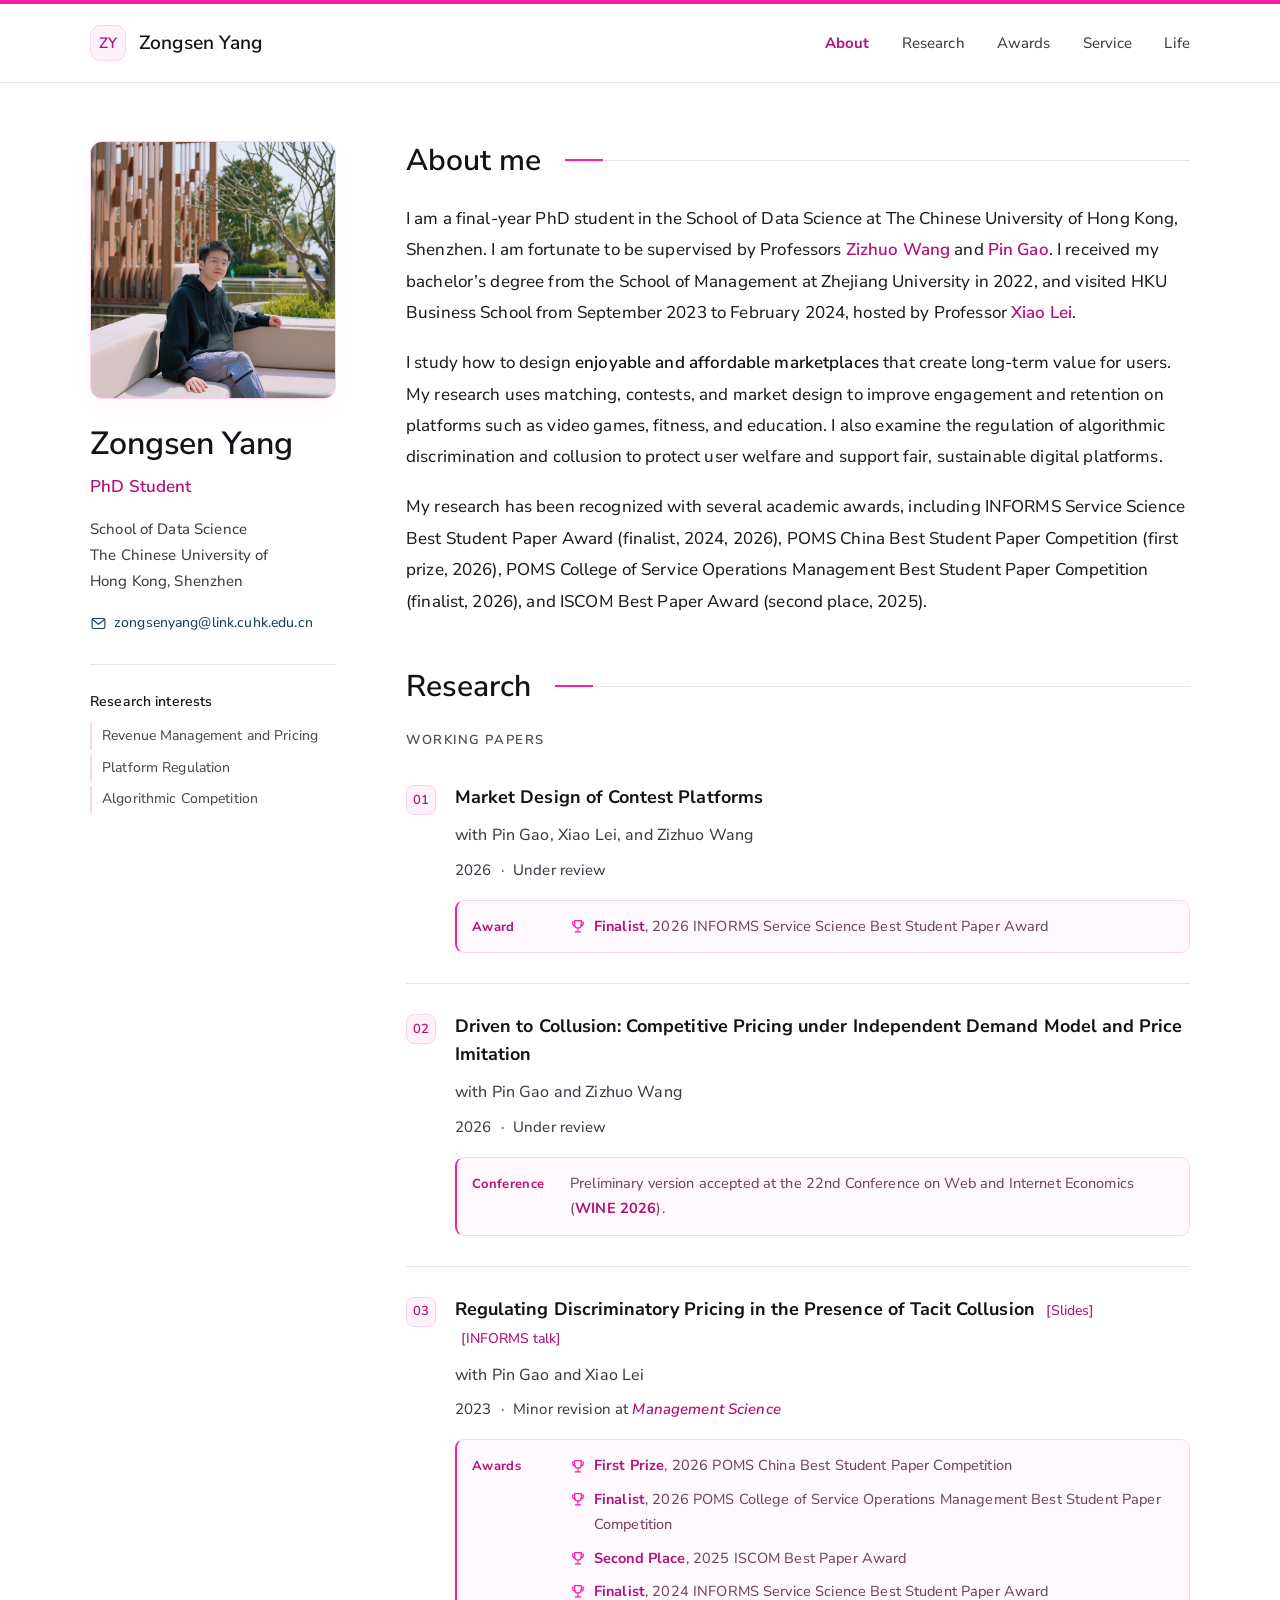
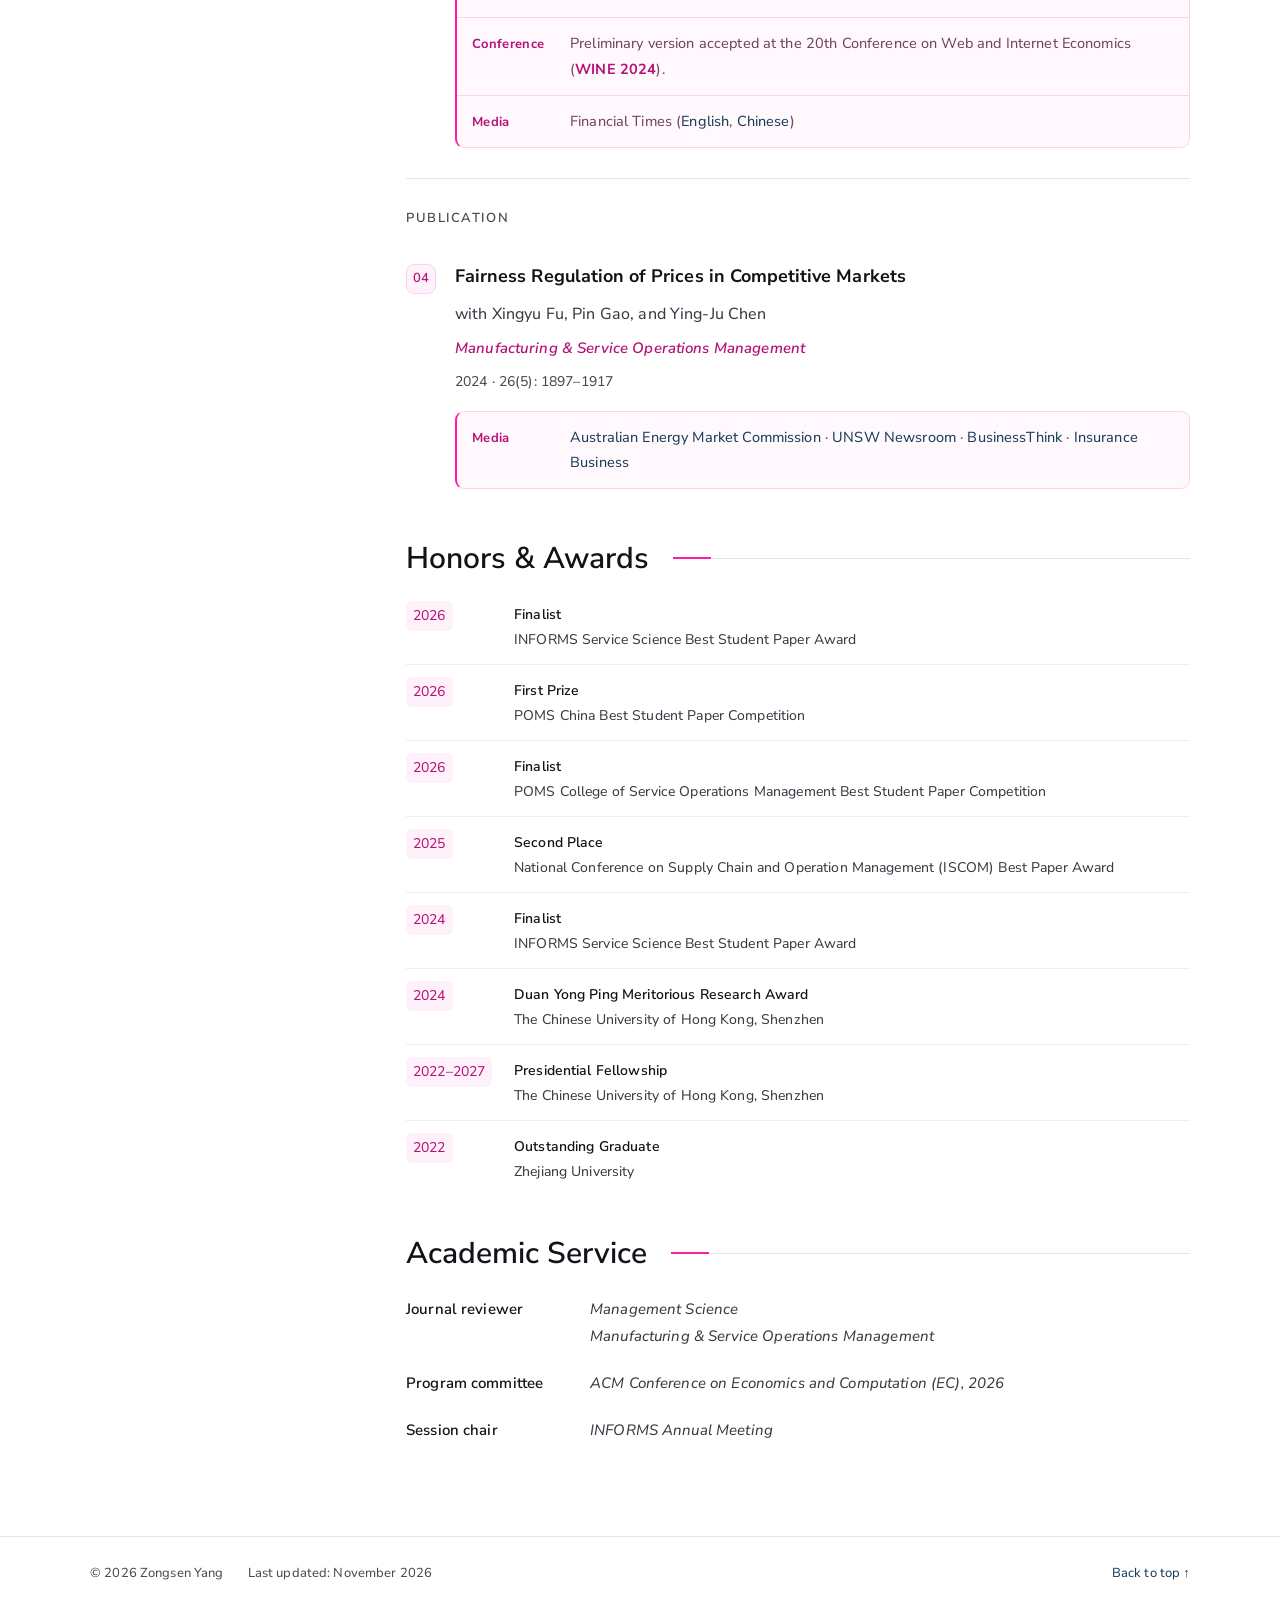
<file: index.html>
<!doctype html>
<html lang="en">
<head>
  <meta charset="utf-8">
  <meta name="viewport" content="width=device-width, initial-scale=1">
  <meta name="description" content="Zongsen Yang is a PhD student at CUHK-Shenzhen researching revenue management and pricing, platform regulation, and algorithmic competition.">
  <meta name="theme-color" content="#fff1fa">
  <title>Zongsen Yang</title>
  <link rel="icon" type="image/svg+xml" href="data:image/svg+xml,%3Csvg xmlns='http://www.w3.org/2000/svg' viewBox='0 0 64 64'%3E%3Crect width='64' height='64' rx='14' fill='%23fff1fa'/%3E%3Crect x='1' y='1' width='62' height='62' rx='13' fill='none' stroke='%23FB1DA8' stroke-width='2'/%3E%3Ctext x='32' y='43' text-anchor='middle' font-family='Arial,sans-serif' font-size='30' fill='%23b51278'%3EZY%3C/text%3E%3C/svg%3E">
  <link rel="preload" href="assets/fonts/nunitosans-normal-latin.woff2" as="font" type="font/woff2" crossorigin>
  <link rel="stylesheet" href="assets/fonts.css">
  <link rel="stylesheet" href="assets/styles.css?v=20260916-academic-4">
  <script src="assets/main.js?v=20260916-life-2" defer></script>
  <script src="assets/visitor-stats.js?v=20261124-1" defer></script>
</head>
<body id="top" data-font="nunito">
  <a class="skip-link" href="#main">Skip to content</a>
  <header class="site-header">
    <div class="header-inner">
      <a class="wordmark" href="#top" aria-label="Zongsen Yang, back to top"><span class="monogram" aria-hidden="true">ZY</span><span>Zongsen Yang</span></a>
      <nav aria-label="Main navigation">
        <a href="#about" aria-current="location">About</a>
        <a href="#research">Research</a>
        <a href="#awards">Awards</a>
        <a href="#service">Service</a>
        <a href="life.html">Life</a>
      </nav>
    </div>
  </header>

  <!-- Font comparison is shown locally, or with ?preview=fonts. -->
  <section class="font-preview" id="font-preview" lang="zh-CN" hidden aria-label="字体方案预览">
    <details>
      <summary><span>字体预览</span><span class="font-current" id="font-current">J · 柔和圆润</span></summary>
      <p class="font-intro">主页现采用 J · Nunito Sans。新增 K–M 三组更圆润的字体，点击样张可在整页预览；建议先试 K · Nunito。</p>
      <fieldset class="font-options font-options-new">
        <legend>更圆润 · 新增三组</legend>
        <label class="font-card font-nunito-rounded">
          <input type="radio" name="font-choice" value="nunito-rounded">
          <span class="font-card-label">K · 柔圆书写 <span class="font-recommendation">推荐</span></span>
          <span class="font-sample-name">Zongsen Yang</span>
          <span class="font-sample-body">Market design &amp; digital platforms.<br>Research that creates long-term value.</span>
          <span class="font-family-label">Nunito · 笔画末端更圆，兼顾正文阅读</span>
        </label>
        <label class="font-card font-quicksand">
          <input type="radio" name="font-choice" value="quicksand">
          <span class="font-card-label">L · 圆润几何</span>
          <span class="font-sample-name">Zongsen Yang</span>
          <span class="font-sample-body">Market design &amp; digital platforms.<br>Research that creates long-term value.</span>
          <span class="font-family-label">Quicksand · 圆形感更强，轻松而舒展</span>
        </label>
        <label class="font-card font-mplus-rounded">
          <input type="radio" name="font-choice" value="mplus-rounded">
          <span class="font-card-label">M · 饱满圆体</span>
          <span class="font-sample-name">Zongsen Yang</span>
          <span class="font-sample-body">Market design &amp; digital platforms.<br>Research that creates long-term value.</span>
          <span class="font-family-label">M PLUS Rounded 1c · 圆角鲜明，笔画饱满</span>
        </label>
      </fieldset>
      <fieldset class="font-options font-options-new">
        <legend>无衬线 · 清晰、饱满、圆润</legend>
        <label class="font-card font-inter">
          <input type="radio" name="font-choice" value="inter">
          <span class="font-card-label">H · 清晰无衬线</span>
          <span class="font-sample-name">Zongsen Yang</span>
          <span class="font-sample-body">Market design &amp; digital platforms.<br>Research that creates long-term value.</span>
          <span class="font-family-label">Inter · 清晰利落，阅读感轻快</span>
        </label>
        <label class="font-card font-manrope">
          <input type="radio" name="font-choice" value="manrope">
          <span class="font-card-label">I · 饱满几何</span>
          <span class="font-sample-name">Zongsen Yang</span>
          <span class="font-sample-body">Market design &amp; digital platforms.<br>Research that creates long-term value.</span>
          <span class="font-family-label">Manrope · 字形宽展，现代感更强</span>
        </label>
        <label class="font-card font-nunito">
          <input type="radio" name="font-choice" value="nunito" checked>
          <span class="font-card-label">J · 柔和圆润 <span class="font-recommendation">主页默认</span></span>
          <span class="font-sample-name">Zongsen Yang</span>
          <span class="font-sample-body">Market design &amp; digital platforms.<br>Research that creates long-term value.</span>
          <span class="font-family-label">Nunito Sans · 丰满柔和，更有亲和力</span>
        </label>
      </fieldset>
      <fieldset class="font-options font-options-new">
        <legend>衬线 · 古典、印刷、书卷</legend>
        <label class="font-card font-garamond">
          <input type="radio" name="font-choice" value="garamond">
          <span class="font-card-label">E · 古典书卷</span>
          <span class="font-sample-name">Zongsen Yang</span>
          <span class="font-sample-body">Market design &amp; digital platforms.<br>Research that creates long-term value.</span>
          <span class="font-family-label">EB Garamond · 精致轻盈，书籍感更强</span>
        </label>
        <label class="font-card font-baskerville">
          <input type="radio" name="font-choice" value="baskerville">
          <span class="font-card-label">F · 稳重印刷</span>
          <span class="font-sample-name">Zongsen Yang</span>
          <span class="font-sample-body">Market design &amp; digital platforms.<br>Research that creates long-term value.</span>
          <span class="font-family-label">Libre Baskerville · 厚实端正，庄重沉稳</span>
        </label>
        <label class="font-card font-lora">
          <input type="radio" name="font-choice" value="lora">
          <span class="font-card-label">G · 饱满衬线</span>
          <span class="font-sample-name">Zongsen Yang</span>
          <span class="font-sample-body">Market design &amp; digital platforms.<br>Research that creates long-term value.</span>
          <span class="font-family-label">Lora · 圆润饱满，兼有书卷气息</span>
        </label>
      </fieldset>
      <details class="original-fonts">
        <summary>展开原来的 A–D 四组字体</summary>
        <fieldset class="font-options">
        <legend class="visually-hidden">选择主页字体</legend>
        <label class="font-card font-classic">
          <input type="radio" name="font-choice" value="classic">
          <span class="font-card-label">A · 经典学术</span>
          <span class="font-sample-name">Zongsen Yang</span>
          <span class="font-sample-body">Market design &amp; digital platforms.<br>Research that creates long-term value.</span>
          <span class="font-family-label">Georgia 标题 + Arial 正文</span>
        </label>
        <label class="font-card font-book">
          <input type="radio" name="font-choice" value="book">
          <span class="font-card-label">B · 书卷风格</span>
          <span class="font-sample-name">Zongsen Yang</span>
          <span class="font-sample-body">Market design &amp; digital platforms.<br>Research that creates long-term value.</span>
          <span class="font-family-label">Palatino 标题与正文</span>
        </label>
        <label class="font-card font-paper">
          <input type="radio" name="font-choice" value="paper">
          <span class="font-card-label">C · 论文风格</span>
          <span class="font-sample-name">Zongsen Yang</span>
          <span class="font-sample-body">Market design &amp; digital platforms.<br>Research that creates long-term value.</span>
          <span class="font-family-label">Times New Roman 标题与正文</span>
        </label>
        <label class="font-card font-modern">
          <input type="radio" name="font-choice" value="modern">
          <span class="font-card-label">D · 现代简洁</span>
          <span class="font-sample-name">Zongsen Yang</span>
          <span class="font-sample-body">Market design &amp; digital platforms.<br>Research that creates long-term value.</span>
          <span class="font-family-label">Segoe UI 标题与正文</span>
        </label>
        </fieldset>
      </details>
      <p class="font-footnote">E–M 字体已随网页保存，无需预装，也可离线显示。这里的切换仅影响本机预览，主页默认使用 J · Nunito Sans。</p>
    </details>
  </section>

  <div class="page-layout">
    <aside class="profile" aria-label="Profile and contact information">
      <img class="portrait" src="assets/zongsen-yang.jpg" width="1248" height="860" alt="Zongsen Yang seated outdoors on campus" fetchpriority="high">
      <div class="profile-details">
        <h1>Zongsen Yang</h1>
        <p class="role">PhD Student</p>
        <p class="affiliation">School of Data Science<br>The Chinese University of<br class="desktop-break"> Hong Kong, Shenzhen</p>
        <a class="email-link" href="mailto:zongsenyang@link.cuhk.edu.cn"><svg aria-hidden="true" viewBox="0 0 24 24" fill="none" stroke="currentColor" stroke-width="1.6"><rect x="3" y="5" width="18" height="14" rx="2"/><path d="m3 6 9 7 9-7"/></svg><span>zongsenyang@link.cuhk.edu.cn</span></a>
        <div class="interests">
          <h2>Research interests</h2>
          <ul><li>Revenue Management and Pricing</li><li>Platform Regulation</li><li>Algorithmic Competition</li></ul>
        </div>
      </div>
    </aside>

    <main id="main">
      <!-- ABOUT: Update your position and biography here. -->
      <section id="about" class="section about-section" aria-labelledby="about-title">
        <div class="section-heading"><h2 id="about-title">About me</h2><span class="section-rule" aria-hidden="true"></span></div>
        <p>I am a final-year PhD student in the School of Data Science at The Chinese University of Hong Kong, Shenzhen. I am fortunate to be supervised by Professors <a class="mentor-link" href="https://mypage.cuhk.edu.cn/academics/wangzizhuo/">Zizhuo Wang</a> and <a class="mentor-link" href="https://sites.google.com/view/pin-gao/publications">Pin Gao</a>. I received my bachelor’s degree from the School of Management at Zhejiang University in 2022, and visited HKU Business School from September 2023 to February 2024, hosted by Professor <a class="mentor-link" href="https://xiao-lei.org/">Xiao Lei</a>.</p>
        <p>I study how to design <strong>enjoyable and affordable marketplaces</strong> that create long-term value for users. My research uses matching, contests, and market design to improve engagement and retention on platforms such as video games, fitness, and education. I also examine the regulation of algorithmic discrimination and collusion to protect user welfare and support fair, sustainable digital platforms.</p>
        <p>My research has been recognized with several academic awards, including INFORMS Service Science Best Student Paper Award (finalist, 2024, 2026), POMS China Best Student Paper Competition (first prize, 2026), POMS College of Service Operations Management Best Student Paper Competition (finalist, 2026), and ISCOM Best Paper Award (second place, 2025).</p>
      </section>

      <!-- RESEARCH: Keep paper status, collaborators, and links current. -->
      <section id="research" class="section" aria-labelledby="research-title">
        <div class="section-heading"><h2 id="research-title">Research</h2><span class="section-rule" aria-hidden="true"></span></div>
        <h3 class="group-label">Working papers</h3>
        <div class="paper-list">
          <article class="paper">
            <span class="paper-index" aria-hidden="true">01</span>
            <div class="paper-body">
              <h4><a href="https://papers.ssrn.com/sol3/papers.cfm?abstract_id=7727918">Market Design of Contest Platforms</a></h4>
              <p class="authors">with Pin Gao, Xiao Lei, and Zizhuo Wang</p>
              <p class="publication-status">2026 <span aria-hidden="true">·</span> Under review</p>
              <div class="paper-highlights">
                <div class="paper-highlight">
                  <span class="highlight-label">Award</span>
                  <p class="award-entry"><svg class="award-icon" viewBox="0 0 24 24" fill="none" stroke="currentColor" stroke-width="1.8" stroke-linecap="round" stroke-linejoin="round" aria-hidden="true" focusable="false"><path d="M8 21h8m-4-6v6M7 4h10v6a5 5 0 0 1-10 0V4Z"/><path d="M7 6H4v2a4 4 0 0 0 4 4m9-6h3v2a4 4 0 0 1-4 4"/></svg><strong>Finalist</strong>, 2026 INFORMS Service Science Best Student Paper Award</p>
                </div>
              </div>
            </div>
          </article>
          <article class="paper">
            <span class="paper-index" aria-hidden="true">02</span>
            <div class="paper-body">
              <h4><a href="https://papers.ssrn.com/sol3/papers.cfm?abstract_id=6197578">Driven to Collusion: Competitive Pricing under Independent Demand Model and Price Imitation</a></h4>
              <p class="authors">with Pin Gao and Zizhuo Wang</p>
              <p class="publication-status">2026 <span aria-hidden="true">·</span> Under review</p>
              <div class="paper-highlights">
                <div class="paper-highlight paper-conference">
                  <span class="highlight-label">Conference</span>
                  <p>Preliminary version accepted at the 22nd Conference on Web and Internet Economics (<strong>WINE 2026</strong>).</p>
                </div>
              </div>
            </div>
          </article>
          <article class="paper">
            <span class="paper-index" aria-hidden="true">03</span>
            <div class="paper-body">
              <h4><a href="https://papers.ssrn.com/sol3/papers.cfm?abstract_id=4633784">Regulating Discriminatory Pricing in the Presence of Tacit Collusion</a> <span class="paper-resources"><a href="https://drive.google.com/file/d/1VxKU_XKk7XiQfKickqRhm1qVpkwpCSpm/view?usp=drive_link">[Slides]</a> <a href="https://youtu.be/MTsT7r1iTKk?si=Ylhz61lchjas0Jeq">[INFORMS talk]</a></span></h4>
              <p class="authors">with Pin Gao and Xiao Lei</p>
              <p class="publication-status">2023 <span aria-hidden="true">·</span> Minor revision at <em class="journal">Management Science</em></p>
              <div class="paper-highlights">
                <div class="paper-highlight">
                  <span class="highlight-label">Awards</span>
                  <ul class="recognition-list">
                    <li class="award-entry"><svg class="award-icon" viewBox="0 0 24 24" fill="none" stroke="currentColor" stroke-width="1.8" stroke-linecap="round" stroke-linejoin="round" aria-hidden="true" focusable="false"><path d="M8 21h8m-4-6v6M7 4h10v6a5 5 0 0 1-10 0V4Z"/><path d="M7 6H4v2a4 4 0 0 0 4 4m9-6h3v2a4 4 0 0 1-4 4"/></svg><strong>First Prize</strong>, 2026 POMS China Best Student Paper Competition</li>
                    <li class="award-entry"><svg class="award-icon" viewBox="0 0 24 24" fill="none" stroke="currentColor" stroke-width="1.8" stroke-linecap="round" stroke-linejoin="round" aria-hidden="true" focusable="false"><path d="M8 21h8m-4-6v6M7 4h10v6a5 5 0 0 1-10 0V4Z"/><path d="M7 6H4v2a4 4 0 0 0 4 4m9-6h3v2a4 4 0 0 1-4 4"/></svg><strong>Finalist</strong>, 2026 POMS College of Service Operations Management Best Student Paper Competition</li>
                    <li class="award-entry"><svg class="award-icon" viewBox="0 0 24 24" fill="none" stroke="currentColor" stroke-width="1.8" stroke-linecap="round" stroke-linejoin="round" aria-hidden="true" focusable="false"><path d="M8 21h8m-4-6v6M7 4h10v6a5 5 0 0 1-10 0V4Z"/><path d="M7 6H4v2a4 4 0 0 0 4 4m9-6h3v2a4 4 0 0 1-4 4"/></svg><strong>Second Place</strong>, 2025 ISCOM Best Paper Award</li>
                    <li class="award-entry"><svg class="award-icon" viewBox="0 0 24 24" fill="none" stroke="currentColor" stroke-width="1.8" stroke-linecap="round" stroke-linejoin="round" aria-hidden="true" focusable="false"><path d="M8 21h8m-4-6v6M7 4h10v6a5 5 0 0 1-10 0V4Z"/><path d="M7 6H4v2a4 4 0 0 0 4 4m9-6h3v2a4 4 0 0 1-4 4"/></svg><strong>Finalist</strong>, 2024 INFORMS Service Science Best Student Paper Award</li>
                  </ul>
                </div>
                <div class="paper-highlight paper-conference">
                  <span class="highlight-label">Conference</span>
                  <p>Preliminary version accepted at the 20th Conference on Web and Internet Economics (<strong>WINE 2024</strong>).</p>
                </div>
                <div class="paper-highlight paper-media">
                  <span class="highlight-label">Media</span>
                  <p>Financial Times (<a href="https://www.hkubs.hku.hk/research/thought-leadership/ft-chinese-column/the-dark-side-of-algorithm-from-big-data-driven-price-discrimination-to-tacit-collusion/">English</a>, <a href="https://www.ftchinese.com/story/001104103">Chinese</a>)</p>
                </div>
              </div>
            </div>
          </article>
        </div>

        <h3 class="group-label publication-label">Publication</h3>
        <article class="paper published-paper">
          <span class="paper-index" aria-hidden="true">04</span>
          <div class="paper-body">
            <h4><a href="https://pubsonline.informs.org/doi/10.1287/msom.2022.0552">Fairness Regulation of Prices in Competitive Markets</a></h4>
            <p class="authors">with Xingyu Fu, Pin Gao, and Ying-Ju Chen</p>
            <p class="publication-status journal"><em>Manufacturing &amp; Service Operations Management</em></p>
            <p class="paper-note">2024 · 26(5): 1897–1917</p>
            <div class="paper-highlights">
              <div class="paper-highlight paper-media">
                <span class="highlight-label">Media</span>
                <p><a href="https://www.aemc.gov.au/sites/default/files/2026-06/final_report.pdf">Australian Energy Market Commission</a><span aria-hidden="true"> · </span><a href="https://www.unsw.edu.au/newsroom/news/2024/09/how-banning-loyalty-penalties-can-help---or-hurt---consumers">UNSW Newsroom</a><span aria-hidden="true"> · </span><a href="https://www.businessthink.unsw.edu.au/articles/loyalty-penalty-regulations-market-competition-impact">BusinessThink</a><span aria-hidden="true"> · </span><a href="https://www.insurancebusinessmag.com/au/news/breaking-news/banning-loyalty-penalties-in-insurance-could-backfire-expert-warns-505239.aspx">Insurance Business</a></p>
              </div>
            </div>
          </div>
        </article>
      </section>

      <!-- AWARDS: Entries are transcribed from the existing homepage. -->
      <section id="awards" class="section" aria-labelledby="awards-title">
        <div class="section-heading"><h2 id="awards-title">Honors &amp; Awards</h2><span class="section-rule" aria-hidden="true"></span></div>
        <ul class="award-list">
          <li><span class="award-year">2026</span><p><strong>Finalist</strong><br>INFORMS Service Science Best Student Paper Award</p></li>
          <li><span class="award-year">2026</span><p><strong>First Prize</strong><br>POMS China Best Student Paper Competition</p></li>
          <li><span class="award-year">2026</span><p><strong>Finalist</strong><br>POMS College of Service Operations Management Best Student Paper Competition</p></li>
          <li><span class="award-year">2025</span><p><strong>Second Place</strong><br>National Conference on Supply Chain and Operation Management (ISCOM) Best Paper Award</p></li>
          <li><span class="award-year">2024</span><p><strong>Finalist</strong><br>INFORMS Service Science Best Student Paper Award</p></li>
          <li><span class="award-year">2024</span><p><strong>Duan Yong Ping Meritorious Research Award</strong><br>The Chinese University of Hong Kong, Shenzhen</p></li>
          <li><span class="award-year">2022–2027</span><p><strong>Presidential Fellowship</strong><br>The Chinese University of Hong Kong, Shenzhen</p></li>
          <li><span class="award-year">2022</span><p><strong>Outstanding Graduate</strong><br>Zhejiang University</p></li>
        </ul>
      </section>

      <section id="service" class="section" aria-labelledby="service-title">
        <div class="section-heading"><h2 id="service-title">Academic Service</h2><span class="section-rule" aria-hidden="true"></span></div>
        <dl class="service-list">
          <div><dt>Journal reviewer</dt><dd>Management Science<br>Manufacturing &amp; Service Operations Management</dd></div>
          <div><dt>Program committee</dt><dd>ACM Conference on Economics and Computation (EC), 2026</dd></div>
          <div><dt>Session chair</dt><dd>INFORMS Annual Meeting</dd></div>
        </dl>
      </section>
    </main>
  </div>

  <footer class="site-footer"><div><span>© 2026 Zongsen Yang</span><span>Last updated: November 2026</span><a href="#top">Back to top <span aria-hidden="true">↑</span></a></div></footer>
</body>
</html>
</file>
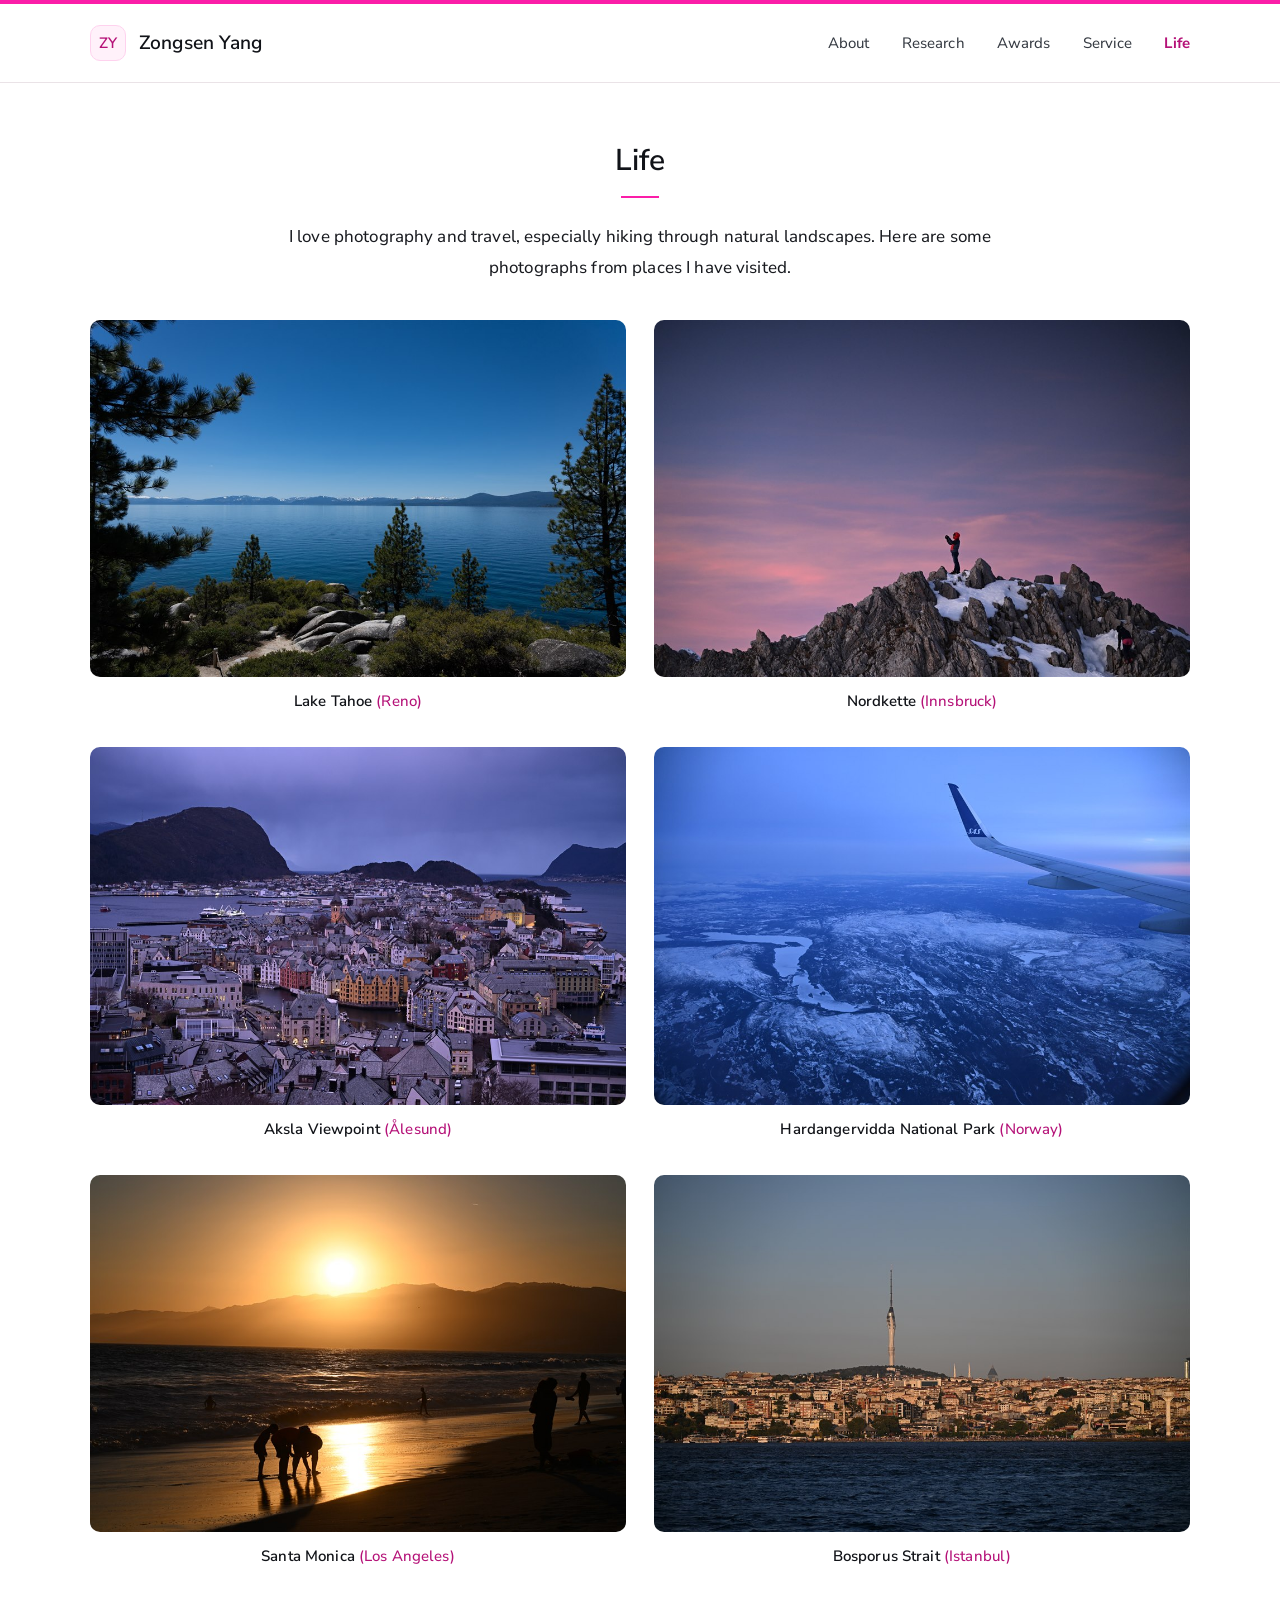
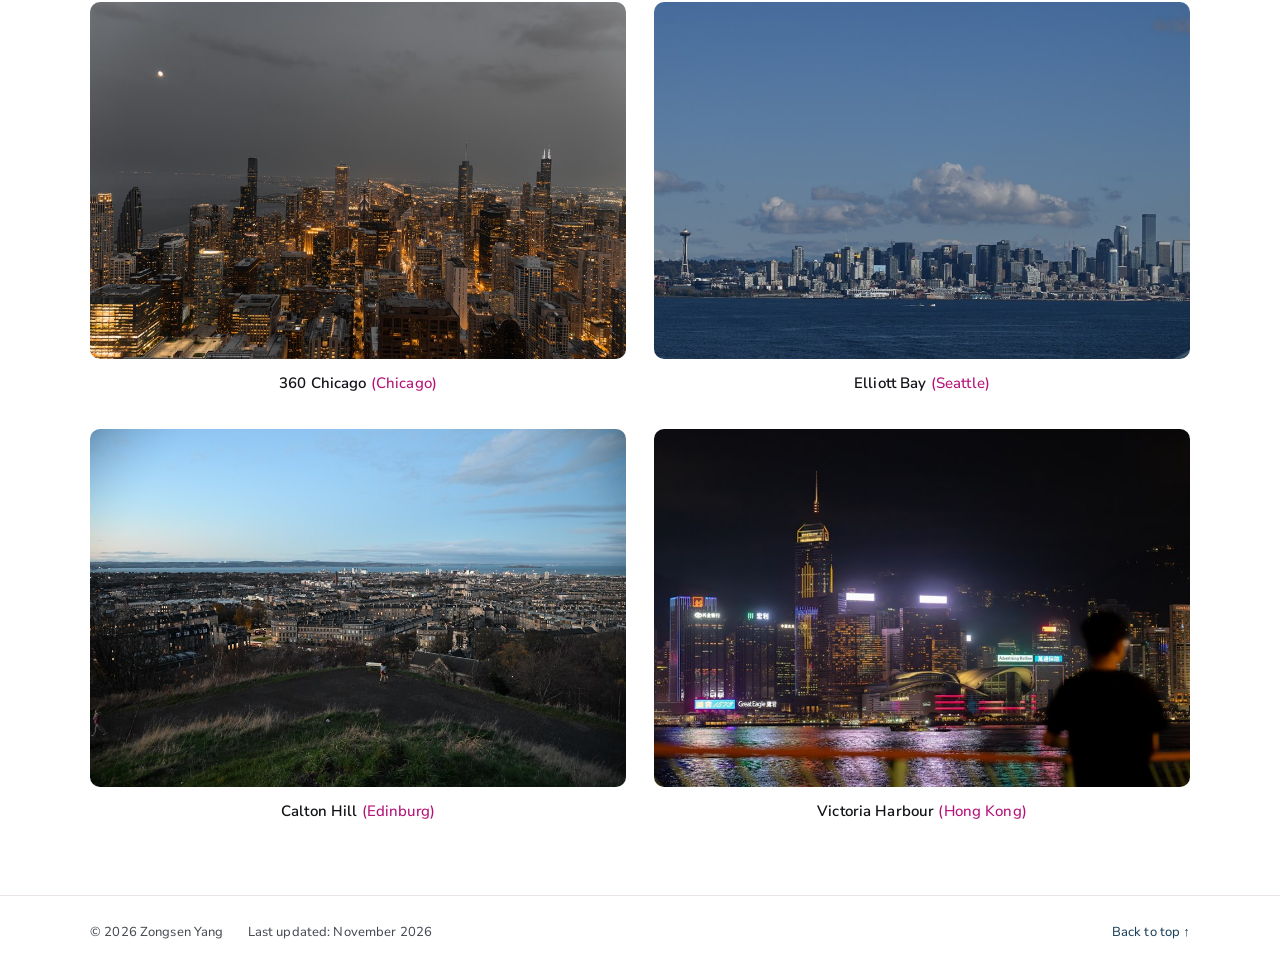
<file: life.html>
<!doctype html>
<html lang="en">
<head>
  <meta charset="utf-8">
  <meta name="viewport" content="width=device-width, initial-scale=1">
  <meta name="description" content="Photography and travels by Zongsen Yang: a collection of landscapes and places I have visited.">
  <meta name="theme-color" content="#fff1fa">
  <title>Life | Zongsen Yang</title>
  <link rel="icon" type="image/svg+xml" href="data:image/svg+xml,%3Csvg xmlns='http://www.w3.org/2000/svg' viewBox='0 0 64 64'%3E%3Crect width='64' height='64' rx='14' fill='%23fff1fa'/%3E%3Crect x='1' y='1' width='62' height='62' rx='13' fill='none' stroke='%23FB1DA8' stroke-width='2'/%3E%3Ctext x='32' y='43' text-anchor='middle' font-family='Arial,sans-serif' font-size='30' fill='%23b51278'%3EZY%3C/text%3E%3C/svg%3E">
  <link rel="preload" href="assets/fonts/nunitosans-normal-latin.woff2" as="font" type="font/woff2" crossorigin>
  <link rel="stylesheet" href="assets/fonts.css">
  <link rel="stylesheet" href="assets/styles.css?v=20260916-academic-4">
  <script src="assets/main.js?v=20260916-life-2" defer></script>
  <script src="assets/visitor-stats.js?v=20261124-1" defer></script>
</head>
<body id="top" data-font="nunito">
  <a class="skip-link" href="#main">Skip to content</a>
  <header class="site-header">
    <div class="header-inner">
      <a class="wordmark" href="index.html" aria-label="Zongsen Yang, academic homepage"><span class="monogram" aria-hidden="true">ZY</span><span>Zongsen Yang</span></a>
      <nav aria-label="Main navigation">
        <a href="index.html#about">About</a>
        <a href="index.html#research">Research</a>
        <a href="index.html#awards">Awards</a>
        <a href="index.html#service">Service</a>
        <a href="life.html" aria-current="page">Life</a>
      </nav>
    </div>
  </header>

  <main id="main" class="life-layout">
    <div class="section-heading life-heading"><h1>Life</h1><span class="section-rule" aria-hidden="true"></span></div>
    <p class="life-intro">I love photography and travel, especially hiking through natural landscapes. Here are some photographs from places I have visited.</p>

    <div class="photo-gallery" role="group" aria-label="Travel photography">
      <figure class="photo-card">
        <img src="assets/photo/web/LakeTahoe_Reno-1600.jpg" srcset="assets/photo/web/LakeTahoe_Reno-960.jpg 960w, assets/photo/web/LakeTahoe_Reno-1600.jpg 1600w" sizes="(max-width: 560px) calc((100vw - 60px) / 2), (max-width: 850px) calc((100vw - 76px) / 2), (max-width: 1160px) calc((100vw - 88px) / 2), 536px" width="1600" height="1067" fetchpriority="high" decoding="async" alt="Lake Tahoe, Reno">
        <figcaption>Lake Tahoe <span class="photo-city">(Reno)</span></figcaption>
      </figure>
      <figure class="photo-card">
        <img src="assets/photo/web/Nordkette_Innsbruck-1600.jpg" srcset="assets/photo/web/Nordkette_Innsbruck-960.jpg 960w, assets/photo/web/Nordkette_Innsbruck-1600.jpg 1600w" sizes="(max-width: 560px) calc((100vw - 60px) / 2), (max-width: 850px) calc((100vw - 76px) / 2), (max-width: 1160px) calc((100vw - 88px) / 2), 536px" width="1600" height="1067" decoding="async" alt="Nordkette, Innsbruck">
        <figcaption>Nordkette <span class="photo-city">(Innsbruck)</span></figcaption>
      </figure>
      <figure class="photo-card">
        <img src="assets/photo/web/AkslaViewpoint_%C3%85lesund-1600.jpg" srcset="assets/photo/web/AkslaViewpoint_%C3%85lesund-960.jpg 960w, assets/photo/web/AkslaViewpoint_%C3%85lesund-1600.jpg 1600w" sizes="(max-width: 560px) calc((100vw - 60px) / 2), (max-width: 850px) calc((100vw - 76px) / 2), (max-width: 1160px) calc((100vw - 88px) / 2), 536px" width="1600" height="1067" loading="lazy" decoding="async" alt="Aksla Viewpoint, Ålesund">
        <figcaption>Aksla Viewpoint <span class="photo-city">(Ålesund)</span></figcaption>
      </figure>
      <figure class="photo-card">
        <img src="assets/photo/web/HardangerviddaNationalPark_Norway-1600.jpg" srcset="assets/photo/web/HardangerviddaNationalPark_Norway-960.jpg 960w, assets/photo/web/HardangerviddaNationalPark_Norway-1600.jpg 1600w" sizes="(max-width: 560px) calc((100vw - 60px) / 2), (max-width: 850px) calc((100vw - 76px) / 2), (max-width: 1160px) calc((100vw - 88px) / 2), 536px" width="1600" height="1067" loading="lazy" decoding="async" alt="Hardangervidda National Park, Norway">
        <figcaption>Hardangervidda National Park <span class="photo-city">(Norway)</span></figcaption>
      </figure>
      <figure class="photo-card">
        <img src="assets/photo/web/SantaMonica_LosAngeles-1600.jpg" srcset="assets/photo/web/SantaMonica_LosAngeles-960.jpg 960w, assets/photo/web/SantaMonica_LosAngeles-1600.jpg 1600w" sizes="(max-width: 560px) calc((100vw - 60px) / 2), (max-width: 850px) calc((100vw - 76px) / 2), (max-width: 1160px) calc((100vw - 88px) / 2), 536px" width="1600" height="1067" loading="lazy" decoding="async" alt="Santa Monica, Los Angeles">
        <figcaption>Santa Monica <span class="photo-city">(Los Angeles)</span></figcaption>
      </figure>
      <figure class="photo-card">
        <img src="assets/photo/web/Bosporus%20Strait_Istanbul-1600.jpg" srcset="assets/photo/web/Bosporus%20Strait_Istanbul-960.jpg 960w, assets/photo/web/Bosporus%20Strait_Istanbul-1600.jpg 1600w" sizes="(max-width: 560px) calc((100vw - 60px) / 2), (max-width: 850px) calc((100vw - 76px) / 2), (max-width: 1160px) calc((100vw - 88px) / 2), 536px" width="1600" height="1067" loading="lazy" decoding="async" alt="Bosporus Strait, Istanbul">
        <figcaption>Bosporus Strait <span class="photo-city">(Istanbul)</span></figcaption>
      </figure>
      <figure class="photo-card">
        <img src="assets/photo/web/360%20Chicago_Chicago-1600.jpg" srcset="assets/photo/web/360%20Chicago_Chicago-960.jpg 960w, assets/photo/web/360%20Chicago_Chicago-1600.jpg 1600w" sizes="(max-width: 560px) calc((100vw - 60px) / 2), (max-width: 850px) calc((100vw - 76px) / 2), (max-width: 1160px) calc((100vw - 88px) / 2), 536px" width="1600" height="1067" loading="lazy" decoding="async" alt="360 Chicago, Chicago">
        <figcaption>360 Chicago <span class="photo-city">(Chicago)</span></figcaption>
      </figure>
      <figure class="photo-card">
        <img src="assets/photo/web/ElliottBay_Seattle-1600.jpg" srcset="assets/photo/web/ElliottBay_Seattle-960.jpg 960w, assets/photo/web/ElliottBay_Seattle-1600.jpg 1600w" sizes="(max-width: 560px) calc((100vw - 60px) / 2), (max-width: 850px) calc((100vw - 76px) / 2), (max-width: 1160px) calc((100vw - 88px) / 2), 536px" width="1600" height="1066" loading="lazy" decoding="async" alt="Elliott Bay, Seattle">
        <figcaption>Elliott Bay <span class="photo-city">(Seattle)</span></figcaption>
      </figure>
      <figure class="photo-card">
        <img src="assets/photo/web/CaltonHill_Edinburg-1600.jpg" srcset="assets/photo/web/CaltonHill_Edinburg-960.jpg 960w, assets/photo/web/CaltonHill_Edinburg-1600.jpg 1600w" sizes="(max-width: 560px) calc((100vw - 60px) / 2), (max-width: 850px) calc((100vw - 76px) / 2), (max-width: 1160px) calc((100vw - 88px) / 2), 536px" width="1600" height="1067" loading="lazy" decoding="async" alt="Calton Hill, Edinburg">
        <figcaption>Calton Hill <span class="photo-city">(Edinburg)</span></figcaption>
      </figure>
      <figure class="photo-card">
        <img src="assets/photo/web/VictoriaHarbour_HongKong-1600.jpg" srcset="assets/photo/web/VictoriaHarbour_HongKong-960.jpg 960w, assets/photo/web/VictoriaHarbour_HongKong-1600.jpg 1600w" sizes="(max-width: 560px) calc((100vw - 60px) / 2), (max-width: 850px) calc((100vw - 76px) / 2), (max-width: 1160px) calc((100vw - 88px) / 2), 536px" width="1600" height="899" loading="lazy" decoding="async" alt="Victoria Harbour, Hong Kong">
        <figcaption>Victoria Harbour <span class="photo-city">(Hong Kong)</span></figcaption>
      </figure>
    </div>
  </main>

  <footer class="site-footer"><div><span>© 2026 Zongsen Yang</span><span>Last updated: November 2026</span><a href="#top">Back to top <span aria-hidden="true">↑</span></a></div></footer>
</body>
</html>
</file>
<file: assets/fonts.css>
/* Self-hosted Latin font subsets. See fonts/SOURCES.json and each OFL license. */
@font-face {
  font-family: 'EB Garamond';
  font-style: italic;
  font-weight: 400 700;
  font-display: swap;
  src: url(fonts/ebgaramond-italic-latin.woff2) format('woff2');
  unicode-range: U+0000-00FF, U+0131, U+0152-0153, U+02BB-02BC, U+02C6, U+02DA, U+02DC, U+0304, U+0308, U+0329, U+2000-206F, U+20AC, U+2122, U+2191, U+2193, U+2212, U+2215, U+FEFF, U+FFFD;
}

@font-face {
  font-family: 'EB Garamond';
  font-style: normal;
  font-weight: 400 700;
  font-display: swap;
  src: url(fonts/ebgaramond-normal-latin.woff2) format('woff2');
  unicode-range: U+0000-00FF, U+0131, U+0152-0153, U+02BB-02BC, U+02C6, U+02DA, U+02DC, U+0304, U+0308, U+0329, U+2000-206F, U+20AC, U+2122, U+2191, U+2193, U+2212, U+2215, U+FEFF, U+FFFD;
}

@font-face {
  font-family: 'Inter';
  font-style: italic;
  font-weight: 400 700;
  font-display: swap;
  src: url(fonts/inter-italic-latin.woff2) format('woff2');
  unicode-range: U+0000-00FF, U+0131, U+0152-0153, U+02BB-02BC, U+02C6, U+02DA, U+02DC, U+0304, U+0308, U+0329, U+2000-206F, U+20AC, U+2122, U+2191, U+2193, U+2212, U+2215, U+FEFF, U+FFFD;
}

@font-face {
  font-family: 'Inter';
  font-style: normal;
  font-weight: 400 700;
  font-display: swap;
  src: url(fonts/inter-normal-latin.woff2) format('woff2');
  unicode-range: U+0000-00FF, U+0131, U+0152-0153, U+02BB-02BC, U+02C6, U+02DA, U+02DC, U+0304, U+0308, U+0329, U+2000-206F, U+20AC, U+2122, U+2191, U+2193, U+2212, U+2215, U+FEFF, U+FFFD;
}

@font-face {
  font-family: 'Libre Baskerville';
  font-style: italic;
  font-weight: 400 700;
  font-display: swap;
  src: url(fonts/librebaskerville-italic-latin.woff2) format('woff2');
  unicode-range: U+0000-00FF, U+0131, U+0152-0153, U+02BB-02BC, U+02C6, U+02DA, U+02DC, U+0304, U+0308, U+0329, U+2000-206F, U+20AC, U+2122, U+2191, U+2193, U+2212, U+2215, U+FEFF, U+FFFD;
}

@font-face {
  font-family: 'Libre Baskerville';
  font-style: normal;
  font-weight: 400 700;
  font-display: swap;
  src: url(fonts/librebaskerville-normal-latin.woff2) format('woff2');
  unicode-range: U+0000-00FF, U+0131, U+0152-0153, U+02BB-02BC, U+02C6, U+02DA, U+02DC, U+0304, U+0308, U+0329, U+2000-206F, U+20AC, U+2122, U+2191, U+2193, U+2212, U+2215, U+FEFF, U+FFFD;
}

@font-face {
  font-family: 'Lora';
  font-style: italic;
  font-weight: 400 700;
  font-display: swap;
  src: url(fonts/lora-italic-latin.woff2) format('woff2');
  unicode-range: U+0000-00FF, U+0131, U+0152-0153, U+02BB-02BC, U+02C6, U+02DA, U+02DC, U+0304, U+0308, U+0329, U+2000-206F, U+20AC, U+2122, U+2191, U+2193, U+2212, U+2215, U+FEFF, U+FFFD;
}

@font-face {
  font-family: 'Lora';
  font-style: normal;
  font-weight: 400 700;
  font-display: swap;
  src: url(fonts/lora-normal-latin.woff2) format('woff2');
  unicode-range: U+0000-00FF, U+0131, U+0152-0153, U+02BB-02BC, U+02C6, U+02DA, U+02DC, U+0304, U+0308, U+0329, U+2000-206F, U+20AC, U+2122, U+2191, U+2193, U+2212, U+2215, U+FEFF, U+FFFD;
}

@font-face {
  font-family: 'Manrope';
  font-style: normal;
  font-weight: 400 700;
  font-display: swap;
  src: url(fonts/manrope-normal-latin.woff2) format('woff2');
  unicode-range: U+0000-00FF, U+0131, U+0152-0153, U+02BB-02BC, U+02C6, U+02DA, U+02DC, U+0304, U+0308, U+0329, U+2000-206F, U+20AC, U+2122, U+2191, U+2193, U+2212, U+2215, U+FEFF, U+FFFD;
}

@font-face {
  font-family: 'Nunito Sans';
  font-style: italic;
  font-weight: 400 700;
  font-stretch: 100%;
  font-display: swap;
  src: url(fonts/nunitosans-italic-latin.woff2) format('woff2');
  unicode-range: U+0000-00FF, U+0131, U+0152-0153, U+02BB-02BC, U+02C6, U+02DA, U+02DC, U+0304, U+0308, U+0329, U+2000-206F, U+20AC, U+2122, U+2191, U+2193, U+2212, U+2215, U+FEFF, U+FFFD;
}

@font-face {
  font-family: 'Nunito Sans';
  font-style: normal;
  font-weight: 400 700;
  font-stretch: 100%;
  font-display: swap;
  src: url(fonts/nunitosans-normal-latin.woff2) format('woff2');
  unicode-range: U+0000-00FF, U+0131, U+0152-0153, U+02BB-02BC, U+02C6, U+02DA, U+02DC, U+0304, U+0308, U+0329, U+2000-206F, U+20AC, U+2122, U+2191, U+2193, U+2212, U+2215, U+FEFF, U+FFFD;
}

/* Additional rounded families. */
@font-face {
  font-family: 'M PLUS Rounded 1c';
  font-style: normal;
  font-weight: 400;
  font-display: swap;
  src: url(fonts/mplusrounded1c-normal-400-latin.woff2) format('woff2');
  unicode-range: U+0000-00FF, U+0131, U+0152-0153, U+02BB-02BC, U+02C6, U+02DA, U+02DC, U+0304, U+0308, U+0329, U+2000-206F, U+20AC, U+2122, U+2191, U+2193, U+2212, U+2215, U+FEFF, U+FFFD;
}

@font-face {
  font-family: 'M PLUS Rounded 1c';
  font-style: normal;
  font-weight: 500;
  font-display: swap;
  src: url(fonts/mplusrounded1c-normal-500-latin.woff2) format('woff2');
  unicode-range: U+0000-00FF, U+0131, U+0152-0153, U+02BB-02BC, U+02C6, U+02DA, U+02DC, U+0304, U+0308, U+0329, U+2000-206F, U+20AC, U+2122, U+2191, U+2193, U+2212, U+2215, U+FEFF, U+FFFD;
}

@font-face {
  font-family: 'M PLUS Rounded 1c';
  font-style: normal;
  font-weight: 700;
  font-display: swap;
  src: url(fonts/mplusrounded1c-normal-700-latin.woff2) format('woff2');
  unicode-range: U+0000-00FF, U+0131, U+0152-0153, U+02BB-02BC, U+02C6, U+02DA, U+02DC, U+0304, U+0308, U+0329, U+2000-206F, U+20AC, U+2122, U+2191, U+2193, U+2212, U+2215, U+FEFF, U+FFFD;
}

@font-face {
  font-family: 'Nunito';
  font-style: italic;
  font-weight: 400 700;
  font-display: swap;
  src: url(fonts/nunito-italic-400-700-latin.woff2) format('woff2');
  unicode-range: U+0000-00FF, U+0131, U+0152-0153, U+02BB-02BC, U+02C6, U+02DA, U+02DC, U+0304, U+0308, U+0329, U+2000-206F, U+20AC, U+2122, U+2191, U+2193, U+2212, U+2215, U+FEFF, U+FFFD;
}

@font-face {
  font-family: 'Nunito';
  font-style: normal;
  font-weight: 400 700;
  font-display: swap;
  src: url(fonts/nunito-normal-400-700-latin.woff2) format('woff2');
  unicode-range: U+0000-00FF, U+0131, U+0152-0153, U+02BB-02BC, U+02C6, U+02DA, U+02DC, U+0304, U+0308, U+0329, U+2000-206F, U+20AC, U+2122, U+2191, U+2193, U+2212, U+2215, U+FEFF, U+FFFD;
}

@font-face {
  font-family: 'Quicksand';
  font-style: normal;
  font-weight: 400 700;
  font-display: swap;
  src: url(fonts/quicksand-normal-400-700-latin.woff2) format('woff2');
  unicode-range: U+0000-00FF, U+0131, U+0152-0153, U+02BB-02BC, U+02C6, U+02DA, U+02DC, U+0304, U+0308, U+0329, U+2000-206F, U+20AC, U+2122, U+2191, U+2193, U+2212, U+2215, U+FEFF, U+FFFD;
}
</file>
<file: assets/styles.css>
:root {
  color-scheme: light;
  --ink: #191b20;
  --navy: #111318;
  --link: #183e59;
  --secondary: #363b43;
  --muted: #454a52;
  --line: #eae3e7;
  --soft: #fff8fc;
  --rose: #FB1DA8;
  --rose-ink: #b51278;
  --rose-text: #70445f;
  --rose-line: #fed2ee;
  --rose-soft: #fff1fa;
  --serif: Georgia, "Times New Roman", serif;
  --sans: -apple-system, BlinkMacSystemFont, "Segoe UI", Arial, sans-serif;
  --heading-font: "Nunito Sans", Arial, sans-serif;
  --body-font: "Nunito Sans", Arial, sans-serif;
  --heading-weight: 600;
}
* { box-sizing: border-box; }
html { scroll-behavior: smooth; scroll-padding-top: 108px; }
body { margin: 0; color: var(--ink); background: #fff; font: 1.0625rem/1.8 var(--body-font); letter-spacing: .008em; border-top: 4px solid var(--rose); }
body[data-font] { --heading-weight: 400; }
body[data-font="classic"] { --heading-font: Georgia, "Times New Roman", serif; --body-font: Arial, "Helvetica Neue", sans-serif; }
body[data-font="book"] { --heading-font: "Palatino Linotype", "Book Antiqua", Palatino, Georgia, serif; --body-font: "Palatino Linotype", "Book Antiqua", Palatino, Georgia, serif; }
body[data-font="paper"] { --heading-font: "Times New Roman", Times, serif; --body-font: "Times New Roman", Times, serif; }
body[data-font="modern"] { --heading-font: "Segoe UI", Arial, sans-serif; --body-font: "Segoe UI", Arial, sans-serif; }
body[data-font="garamond"] { --heading-font: "EB Garamond", Georgia, serif; --body-font: "EB Garamond", Georgia, serif; }
body[data-font="baskerville"] { --heading-font: "Libre Baskerville", Georgia, serif; --body-font: "Libre Baskerville", Georgia, serif; }
body[data-font="lora"] { --heading-font: "Lora", Georgia, serif; --body-font: "Lora", Georgia, serif; }
body[data-font="inter"] { --heading-font: "Inter", Arial, sans-serif; --body-font: "Inter", Arial, sans-serif; --heading-weight: 600; }
body[data-font="manrope"] { --heading-font: "Manrope", Arial, sans-serif; --body-font: "Manrope", Arial, sans-serif; --heading-weight: 600; }
body[data-font="nunito"] { --heading-font: "Nunito Sans", Arial, sans-serif; --body-font: "Nunito Sans", Arial, sans-serif; --heading-weight: 600; }
body[data-font="nunito"] { font-weight: 450; }
body[data-font="nunito-rounded"] { --heading-font: "Nunito", Arial, sans-serif; --body-font: "Nunito", Arial, sans-serif; --heading-weight: 600; font-weight: 450; }
body[data-font="quicksand"] { --heading-font: "Quicksand", Arial, sans-serif; --body-font: "Quicksand", Arial, sans-serif; --heading-weight: 600; font-weight: 500; }
body[data-font="mplus-rounded"] { --heading-font: "M PLUS Rounded 1c", Arial, sans-serif; --body-font: "M PLUS Rounded 1c", Arial, sans-serif; --heading-weight: 500; font-weight: 400; }
a { color: var(--link); text-decoration: none; }
a:hover { color: var(--rose-ink); text-decoration: none; }
a:focus-visible { outline: 2px solid var(--link); outline-offset: 5px; border-radius: 2px; }
p { margin: 0 0 1.15rem; }
strong { font-weight: 600; }
.skip-link { position: fixed; z-index: 10; top: -100px; left: 1rem; padding: .6rem 1rem; background: var(--navy); color: #fff; }
.skip-link:focus { top: .5rem; color: #fff; }
.site-header { position: sticky; top: 0; z-index: 5; background: #fffffffa; border-bottom: 1px solid var(--line); }
.header-inner { max-width: 1160px; margin: auto; min-height: 78px; padding: 0 30px; display: flex; align-items: center; justify-content: space-between; gap: 24px; }
.wordmark { display: flex; align-items: center; gap: 13px; font: var(--heading-weight) 1.2rem/1.4 var(--heading-font); color: var(--navy); text-decoration: none; white-space: nowrap; }
.monogram { display: grid; place-items: center; width: 36px; height: 36px; border: 1px solid var(--rose-line); border-radius: 10px; background: var(--rose-soft); color: var(--rose-ink); font-size: .9375rem; letter-spacing: .02em; }
nav { display: flex; align-self: stretch; gap: 32px; }
nav a { position: relative; display: flex; align-items: center; color: var(--secondary); text-decoration: none; font-size: .9375rem; }
nav a[aria-current="location"], nav a[aria-current="page"] { color: var(--rose-ink); font-weight: 700; }
.page-layout { display: grid; grid-template-columns: 246px minmax(0,1fr); gap: 70px; max-width: 1160px; margin: 0 auto; padding: 58px 30px 72px; align-items: start; }
.profile { position: sticky; top: 124px; }
.portrait { display: block; width: 246px; height: 258px; object-fit: cover; object-position: 51% 54%; border-radius: 12px; border: 1px solid var(--rose-line); background: var(--soft); box-shadow: 0 8px 24px #fb1da80a; }
.profile h1 { color: var(--navy); font: var(--heading-weight) 2rem/1.25 var(--heading-font); letter-spacing: 0; margin: 25px 0 8px; }
.role { margin-bottom: 13px; font-weight: 600; color: var(--rose-ink); }
.affiliation { color: var(--secondary); font-size: .9375rem; line-height: 1.75; margin-bottom: 18px; }
.email-link { display: flex; align-items: flex-start; gap: 7px; font-size: .875rem; line-height: 1.6; text-decoration: none; overflow-wrap: anywhere; }
.email-link svg { width: 17px; height: 17px; flex: 0 0 17px; margin-top: 3px; }
.interests { margin-top: 29px; padding-top: 24px; border-top: 1px solid var(--line); }
.interests h2 { margin: 0 0 9px; font-size: .875rem; font-weight: 600; color: var(--navy); }
.interests ul { list-style: none; padding: 0; margin: 0; color: var(--muted); font-size: .875rem; line-height: 1.9; }
.interests li { border-left: 2px solid var(--rose-line); padding-left: 10px; margin-top: 5px; }
main { min-width: 0; }
.section + .section { margin-top: 50px; }
.section-heading { display: flex; align-items: center; gap: 24px; margin: 0 0 23px; }
.section-heading h2 { color: var(--navy); font: var(--heading-weight) 1.875rem/1.3 var(--heading-font); letter-spacing: 0; margin: 0; }
.section-rule { flex: 1; height: 1px; background: var(--line); min-width: 18px; position: relative; }
.section-rule::before { content: ""; display: block; width: min(38px,100%); height: 2px; background: var(--rose); position: absolute; top: -1px; }
.about-section p { line-height: 1.85; }
.about-section .mentor-link { color: var(--rose-ink); font-weight: 600; }
.about-section .mentor-link:hover, .about-section .mentor-link:focus-visible { color: #850d57; outline-color: var(--rose-ink); }
.about-section strong { color: var(--navy); }
.group-label { margin: 0 0 3px; font-size: .8125rem; text-transform: uppercase; letter-spacing: 1.55px; font-weight: 600; color: var(--muted); }
.paper { display: grid; grid-template-columns: 32px minmax(0,1fr); column-gap: 17px; padding: 29px 0 30px; border-bottom: 1px solid var(--line); }
.paper-index { display: grid; place-items: center; width: 30px; height: 30px; background: var(--rose-soft); border: 1px solid var(--rose-line); border-radius: 8px; font: 600 .8125rem/1 var(--body-font); color: var(--rose-ink); margin-top: 1px; letter-spacing: .02em; }
.paper h4 { font: 700 1.125rem/1.55 var(--body-font); letter-spacing: .003em; color: var(--navy); margin: 0 0 9px; }
.paper h4 a { color: inherit; text-decoration: none; }
.paper h4 a:hover { color: var(--rose-ink); }
.paper-resources { font-size: .875rem; font-weight: 500; letter-spacing: normal; }
.paper h4 .paper-resources a { display: inline-block; margin-left: .45em; color: var(--rose-ink); white-space: nowrap; }
.paper h4 .paper-resources a:hover { color: #850d57; }
.paper p { margin-bottom: 7px; }
.authors { font-size: 1rem; color: var(--secondary); }
.publication-status { font-size: .9375rem; color: var(--secondary); }
.publication-status > span { padding: 0 5px; color: var(--muted); }
.paper-note { font-size: .875rem; color: var(--muted); }
.paper-highlights { margin-top: 16px; border: 1px solid var(--rose-line); border-left: 2px solid var(--rose); border-radius: 9px; overflow: hidden; background: var(--soft); }
.paper-highlight { display: grid; grid-template-columns: 86px minmax(0,1fr); align-items: baseline; gap: 12px; padding: 13px 15px; color: var(--rose-text); font-size: .90625rem; line-height: 1.75; }
.paper-highlight + .paper-highlight { border-top: 1px solid var(--rose-line); }
.highlight-label { color: var(--rose-ink); font-size: .8125rem; font-weight: 700; letter-spacing: .025em; }
.paper-highlight p { margin: 0; }
.paper-highlight strong { color: var(--rose-ink); font-weight: 700; }
.recognition-list { list-style: none; margin: 0; padding: 0; }
.recognition-list li + li { margin-top: 8px; }
.award-entry { position: relative; padding-left: 1.65em; }
.award-icon { position: absolute; left: 0; top: .3em; width: 1.1em; height: 1.1em; color: var(--rose); }
.publication-label { margin-top: 28px; }
.published-paper { border-bottom: 0; padding-bottom: 0; }
.journal { color: var(--rose-ink); font-weight: 600; }
.award-list { margin: 0; padding: 0; list-style: none; }
.award-list li { display: grid; grid-template-columns: minmax(6rem, max-content) minmax(0,1fr); gap: 12px; padding: 12px 0; border-bottom: 1px solid #edf0f3; }
.award-list li:first-child { padding-top: 0; }
.award-list li:last-child { border-bottom: 0; padding-bottom: 0; }
.award-year { color: var(--rose-ink); font-size: .875rem; padding: 2px 7px; font-variant-numeric: tabular-nums; white-space: nowrap; background: var(--rose-soft); border-radius: 5px; align-self: start; justify-self: start; }
.award-list strong { color: var(--navy); font-size: inherit; }
.award-list p { margin: 2px 0 0; font-size: .875rem; color: var(--secondary); line-height: 1.75; }
.service-list { margin: 0; }
.service-list > div { display: grid; grid-template-columns: 166px minmax(0,1fr); gap: 18px; margin-bottom: 20px; }
.service-list dt { font-weight: 600; font-size: .9375rem; color: var(--navy); }
.service-list dd { margin: 0; font-size: .9375rem; font-style: italic; color: var(--secondary); }
.life-layout { max-width: 1160px; margin: 0 auto; padding: 58px 30px 72px; text-align: center; }
.life-heading { display: block; }
.life-heading h1 { color: var(--navy); font: var(--heading-weight) 1.875rem/1.3 var(--heading-font); letter-spacing: 0; margin: 0; }
.life-heading .section-rule { display: block; width: 38px; height: 2px; margin: 16px auto 0; background: var(--rose); }
.life-heading .section-rule::before { display: none; }
.life-intro { max-width: 780px; margin: 0 auto 36px; line-height: 1.85; }
.photo-gallery { display: grid; grid-template-columns: repeat(2, minmax(0, 1fr)); gap: 34px 28px; align-items: start; }
.photo-card { margin: 0; min-width: 0; }
.photo-card img { display: block; width: 100%; height: auto; aspect-ratio: 3 / 2; object-fit: cover; object-position: center; border-radius: 10px; background: var(--soft); }
.photo-card figcaption { padding-top: 12px; color: var(--navy); font-size: .9375rem; font-weight: 600; line-height: 1.6; }
.photo-city { color: var(--rose-ink); font-weight: 500; }
.site-footer { border-top: 1px solid var(--line); color: var(--muted); font-size: .8125rem; }
.site-footer > div { max-width: 1160px; margin: auto; display: flex; align-items: center; gap: 24px; padding: 25px 30px; }
.site-footer a { margin-left: auto; text-decoration: none; }
.visually-hidden { position: absolute; width: 1px; height: 1px; padding: 0; margin: -1px; overflow: hidden; clip-path: inset(50%); white-space: nowrap; border: 0; }
.font-preview[hidden] { display: none; }
.font-preview { background: #fffafd; border-bottom: 1px solid var(--line); font: .875rem/1.65 var(--sans); letter-spacing: normal; }
.font-preview details { max-width: 1160px; margin: auto; padding: 20px 30px; }
.font-preview summary { cursor: pointer; color: var(--navy); font-weight: 600; padding: 4px 0; }
.font-current { float: right; font-size: .8125rem; font-weight: 400; color: var(--muted); }
.font-intro { margin: 9px 0 17px; color: var(--secondary); }
.font-options { display: grid; grid-template-columns: repeat(4,minmax(0,1fr)); gap: 12px; border: 0; margin: 0; padding: 0; }
.font-options-new { grid-template-columns: repeat(3,minmax(0,1fr)); margin-bottom: 22px; }
.font-options-new legend { font-weight: 600; color: var(--secondary); padding: 0 0 11px; }
.font-preview .original-fonts { padding: 0; }
.original-fonts > summary { margin-bottom: 12px; font-weight: 400; }
.font-card { position: relative; display: block; padding: 17px 16px 14px; border: 1px solid #cfdae2; background: #fff; border-radius: 4px; cursor: pointer; }
.font-card:hover { border-color: #7f9bae; }
.font-card:has(input:checked) { border-color: var(--navy); box-shadow: 0 0 0 1px var(--navy); }
.font-card:focus-within { outline: 2px solid var(--link); outline-offset: 4px; }
.font-card input { position: absolute; top: 18px; right: 14px; accent-color: var(--navy); width: 16px; height: 16px; margin: 0; }
.font-card-label { display: block; padding-right: 18px; font-size: .875rem; color: var(--navy); font-weight: 600; }
.font-recommendation { font-weight: 400; color: var(--muted); font-size: .75rem; padding-left: 6px; }
.font-sample-name { display: block; color: var(--navy); font-size: 1.6rem; line-height: 1.4; margin: 15px 0 8px; overflow-wrap: anywhere; }
.font-sample-body { display: block; font-size: 1rem; line-height: 1.6; color: var(--ink); }
.font-family-label { display: block; border-top: 1px solid #e7edf1; margin-top: 15px; padding-top: 11px; font-size: .75rem; color: var(--muted); }
.font-classic .font-sample-name { font-family: Georgia, "Times New Roman", serif; }
.font-classic .font-sample-body { font-family: Arial, "Helvetica Neue", sans-serif; }
.font-book .font-sample-name, .font-book .font-sample-body { font-family: "Palatino Linotype", "Book Antiqua", Palatino, Georgia, serif; }
.font-paper .font-sample-name, .font-paper .font-sample-body { font-family: "Times New Roman", Times, serif; }
.font-modern .font-sample-name, .font-modern .font-sample-body { font-family: "Segoe UI", Arial, sans-serif; }
.font-garamond .font-sample-name, .font-garamond .font-sample-body { font-family: "EB Garamond", Georgia, serif; }
.font-baskerville .font-sample-name, .font-baskerville .font-sample-body { font-family: "Libre Baskerville", Georgia, serif; }
.font-lora .font-sample-name, .font-lora .font-sample-body { font-family: "Lora", Georgia, serif; }
.font-inter .font-sample-name, .font-inter .font-sample-body { font-family: "Inter", Arial, sans-serif; }
.font-manrope .font-sample-name, .font-manrope .font-sample-body { font-family: "Manrope", Arial, sans-serif; }
.font-nunito .font-sample-name, .font-nunito .font-sample-body { font-family: "Nunito Sans", Arial, sans-serif; }
.font-inter .font-sample-name, .font-manrope .font-sample-name, .font-nunito .font-sample-name { font-weight: 600; }
.font-nunito-rounded .font-sample-name, .font-nunito-rounded .font-sample-body { font-family: "Nunito", Arial, sans-serif; }
.font-quicksand .font-sample-name, .font-quicksand .font-sample-body { font-family: "Quicksand", Arial, sans-serif; }
.font-mplus-rounded .font-sample-name, .font-mplus-rounded .font-sample-body { font-family: "M PLUS Rounded 1c", Arial, sans-serif; }
.font-nunito-rounded .font-sample-name, .font-quicksand .font-sample-name { font-weight: 600; }
.font-nunito-rounded .font-sample-body { font-weight: 450; }
.font-quicksand .font-sample-body, .font-mplus-rounded .font-sample-name { font-weight: 500; }
.font-footnote { font-size: .75rem; color: var(--muted); margin: 12px 0 0; }
@media (max-width: 1000px) { .font-options { grid-template-columns: repeat(2,minmax(0,1fr)); } }
@media (max-width: 560px) { .font-preview details { padding: 15px 22px; } .font-options { gap: 10px; } .font-card { padding: 13px 11px; } .font-card input { right: 9px; top: 16px; } .font-card-label { font-size: .8125rem; } .font-recommendation { display: none; } .font-sample-name { font-size: 1.35rem; } .font-sample-body { font-size: .9375rem; } .font-current { font-size: .75rem; } }
@media (max-width: 350px) { .font-options { grid-template-columns: 1fr; } }
@media (min-width: 851px) and (max-height: 830px) { .profile { position: static; } }
@media (max-width: 1000px) { .page-layout { gap: 44px; grid-template-columns: 220px minmax(0,1fr); } .portrait { width: 220px; height: 240px; } .email-link { font-size: .875rem; } .service-list > div { grid-template-columns: 140px minmax(0,1fr); } }
@media (max-width: 850px) {
  .life-layout { padding: 36px 24px 48px; }
  .header-inner { padding: 0 24px; }
  nav { gap: 24px; }
  .page-layout { display: block; max-width: 760px; padding: 36px 24px 48px; }
  .profile { display: grid; grid-template-columns: 180px minmax(0,1fr); gap: 28px; position: static; padding-bottom: 36px; margin-bottom: 36px; border-bottom: 1px solid var(--line); }
  .portrait { width: 180px; height: 206px; }
  .profile h1 { margin-top: 0; }
  .affiliation { margin-bottom: 10px; }
  .desktop-break { display: none; }
  .interests { margin-top: 18px; padding-top: 16px; }
  .interests ul { display: flex; gap: 4px 14px; flex-wrap: wrap; }
}
@media (min-width: 561px) and (max-width: 700px) {
  .header-inner { gap: 16px; }
  .wordmark { font-size: 1.05rem; gap: 10px; }
  nav { gap: 16px; }
  nav a { font-size: .875rem; }
}
@media (max-width: 560px) {
  .life-layout { padding: 30px 22px 44px; }
  .life-heading h1 { font-size: 1.65rem; }
  .life-intro { margin-bottom: 28px; }
  .photo-gallery { gap: 26px 16px; }
  .photo-card img { border-radius: 7px; }
  .photo-card figcaption { padding-top: 9px; font-size: .875rem; }
  html { scroll-padding-top: 130px; }
  .header-inner { flex-direction: column; gap: 0; align-items: flex-start; padding: 12px 22px 0; min-height: auto; }
  .wordmark { font-size: 1.1rem; gap: 10px; }
  .monogram { width: 30px; height: 30px; font-size: .875rem; }
  nav { width: 100%; gap: 0; justify-content: space-between; min-height: 49px; margin-top: 2px; }
  nav a { font-size: .875rem; min-height: 44px; padding: 0 5px; }
  nav a:first-child { padding-left: 0; }
  .page-layout { padding: 30px 22px 44px; }
  .profile { grid-template-columns: 112px minmax(0,1fr); gap: 19px; padding-bottom: 29px; margin-bottom: 31px; }
  .portrait { width: 112px; height: 142px; }
  .profile h1 { font-size: 1.65rem; margin-bottom: 6px; }
  .role { font-size: .875rem; margin-bottom: 7px; }
  .affiliation { font-size: .875rem; line-height: 1.6; }
  .email-link { gap: 5px; font-size: .875rem; margin-top: 10px; }
  .email-link svg { display: none; }
  .interests { margin-top: 17px; padding-top: 14px; }
  .interests ul { display: block; line-height: 1.65; }
  .section-heading { gap: 17px; margin-bottom: 20px; }
  .section-heading h2 { font-size: 1.65rem; }
  .section + .section { margin-top: 39px; }
  .paper { grid-template-columns: 25px minmax(0,1fr); gap: 10px; padding: 25px 0; }
  .paper-index { width: 24px; height: 26px; border-radius: 6px; font-size: .75rem; }
  .paper h4 { font-size: 1.0625rem; }
  .paper-highlight { grid-template-columns: minmax(0,1fr); gap: 3px; padding: 12px; }
  .highlight-label { font-size: .8125rem; }
  .award-list li { gap: 10px; }
  .service-list > div { display: block; margin-bottom: 22px; }
  .service-list dt { margin-bottom: 5px; }
  .site-footer > div { flex-wrap: wrap; gap: 7px 18px; padding: 22px; }
  .site-footer > div > span:nth-child(2) { width: 100%; order: 2; }
}
@media (max-width: 350px) { .profile { display: block; } .portrait { width: 132px; height: 150px; margin-bottom: 20px; } }
@media (prefers-reduced-motion: reduce) { html { scroll-behavior: auto; } }
@media print {
  .life-layout { max-width: none; padding: 0; }
  .photo-card { break-inside: avoid; }
  body { border: 0; font-size: 10pt; }
  .site-header, .skip-link, .site-footer, .font-preview { display: none; }
  .page-layout { display: block; padding: 0; max-width: none; }
  .profile { position: static; display: flex; gap: 24px; padding-bottom: 20px; margin-bottom: 24px; border-bottom: 1px solid var(--line); }
  .portrait { width: 105px; height: 125px; }
  .profile h1 { margin-top: 0; }
  .interests { display: none; }
  .affiliation { margin-bottom: 5px; }
  .desktop-break { display: none; }
  .section + .section { margin-top: 25px; }
  .section-heading { break-after: avoid; }
  .paper, .award-list li, .service-list > div { break-inside: avoid; }
  .paper-highlights { border-color: #bca5ae; }
  a { text-decoration: none; color: inherit; }
}
</file>
